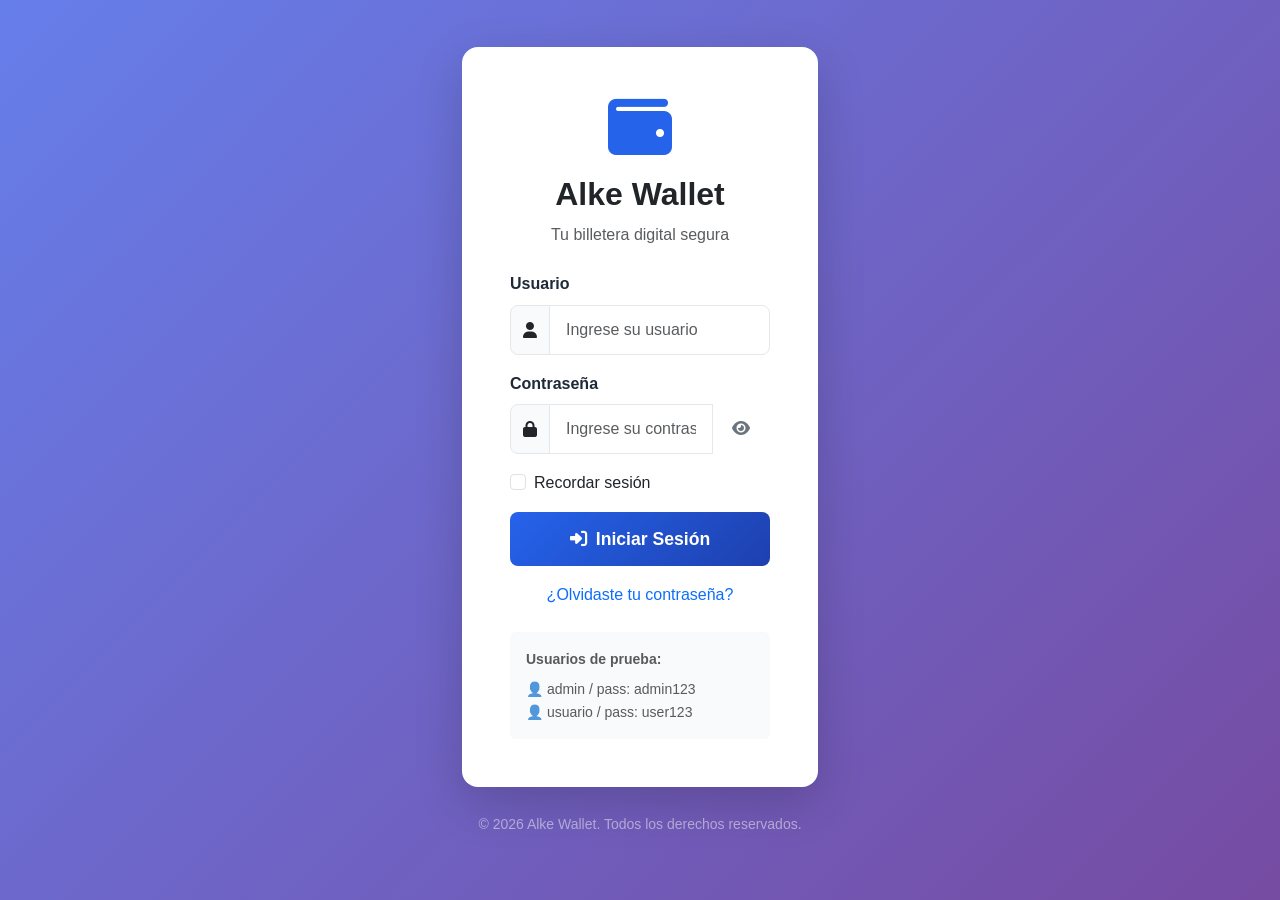
<file: index.html>
<!DOCTYPE html>
<html lang="es">
<head>
    <meta charset="UTF-8">
    <meta name="viewport" content="width=device-width, initial-scale=1.0">
    <title>Alke Wallet</title>
    <script>
        window.location.href = 'login.html';
    </script>
</head>
<body>
    <p>Redirigiendo a la página de inicio de sesion ...</p>
</body>
</html>
</file>
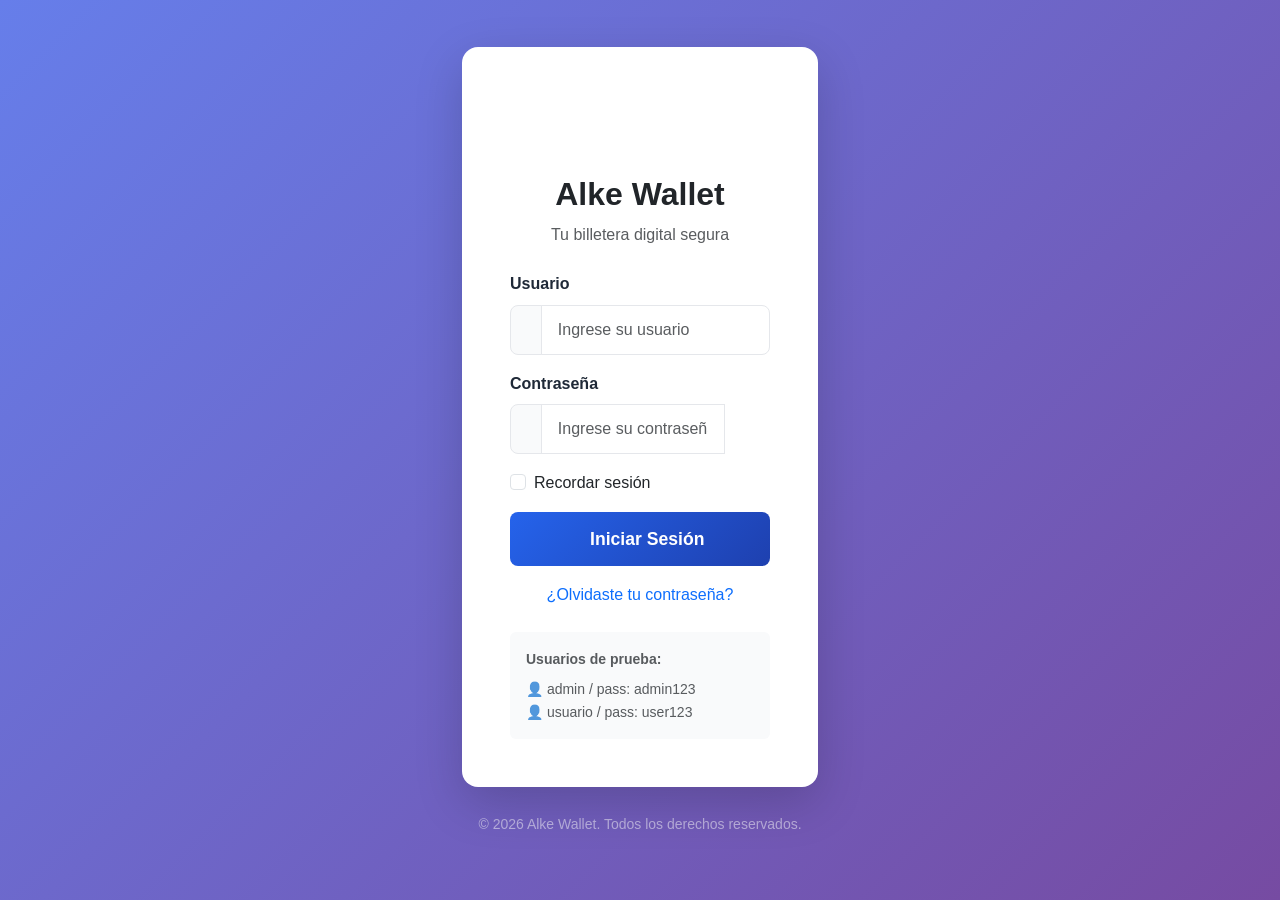
<file: deposit.html>
<!DOCTYPE html>
<html lang="es">
<head>
    <meta charset="UTF-8">
    <meta name="viewport" content="width=device-width, initial-scale=1.0">
    <title>Alke Wallet - Depositar Fondos</title>
    <!-- Bootstrap CSS -->
    <link href="https://cdn.jsdelivr.net/npm/bootstrap@5.3.0/dist/css/bootstrap.min.css" rel="stylesheet">
    <!-- Font Awesome -->
    <link rel="stylesheet" href="https://cdnjs.cloudflare.com/ajax/libs/font-awesome/6.4.0/css/all.min.css">
    <!-- Custom CSS -->
    <link rel="stylesheet" href="css/styles.css">
</head>
<body>
    <!-- Navbar -->
    <nav class="navbar navbar-expand-lg navbar-dark bg-primary">
        <div class="container-fluid">
            <a class="navbar-brand" href="menu.html">
                <i class="fas fa-wallet me-2"></i>Alke Wallet
            </a>
            <button class="navbar-toggler" type="button" data-bs-toggle="collapse" data-bs-target="#navbarNav">
                <span class="navbar-toggler-icon"></span>
            </button>
            <div class="collapse navbar-collapse" id="navbarNav">
                <ul class="navbar-nav ms-auto">
                    <li class="nav-item">
                        <a class="nav-link" href="menu.html">
                            <i class="fas fa-home me-1"></i>Inicio
                        </a>
                    </li>
                    <li class="nav-item">
                        <a class="nav-link" href="transactions.html">
                            <i class="fas fa-history me-1"></i>Movimientos
                        </a>
                    </li>
                    <li class="nav-item">
                        <a class="nav-link" href="#" id="logoutBtn">
                            <i class="fas fa-sign-out-alt me-1"></i>Salir
                        </a>
                    </li>
                </ul>
            </div>
        </div>
    </nav>

    <!-- Main Content -->
    <div class="container mt-5 mb-5">
        <div class="row justify-content-center">
            <div class="col-lg-6">
                <!-- Back Button -->
                <div class="mb-3">
                    <a href="menu.html" class="btn btn-outline-secondary">
                        <i class="fas fa-arrow-left me-2"></i>Volver
                    </a>
                </div>

                <!-- Current Balance Card -->
                <div class="card balance-card text-white shadow-lg mb-4">
                    <div class="card-body p-4">
                        <h6 class="text-white-50 mb-2">Saldo Actual</h6>
                        <h3 class="mb-0" id="currentBalanceDeposit">$0.00</h3>
                    </div>
                </div>

                <!-- Deposit Form Card -->
                <div class="card shadow-lg border-0">
                    <div class="card-header bg-success text-white">
                        <h4 class="mb-0">
                            <i class="fas fa-plus-circle me-2"></i>Depositar Fondos
                        </h4>
                    </div>
                    <div class="card-body p-4">
                        <form id="depositForm">
                            <div class="mb-4">
                                <label for="depositAmount" class="form-label">Monto a Depositar</label>
                                <div class="input-group input-group-lg">
                                    <span class="input-group-text">$</span>
                                    <input type="number" class="form-control" id="depositAmount" 
                                           placeholder="0.00" min="1000" step="1000" required>
                                    <span class="input-group-text">CLP</span>
                                </div>
                                <small class="form-text text-muted">Monto mínimo: $1.000 CLP</small>
                            </div>

                            <!-- Quick Amount Buttons -->
                            <div class="mb-4">
                                <label class="form-label">Montos Rápidos</label>
                                <div class="d-grid gap-2">
                                    <div class="row g-2">
                                        <div class="col-6">
                                            <button type="button" class="btn btn-outline-success w-100 quick-amount" data-amount="10000">
                                                $10.000
                                            </button>
                                        </div>
                                        <div class="col-6">
                                            <button type="button" class="btn btn-outline-success w-100 quick-amount" data-amount="20000">
                                                $20.000
                                            </button>
                                        </div>
                                        <div class="col-6">
                                            <button type="button" class="btn btn-outline-success w-100 quick-amount" data-amount="50000">
                                                $50.000
                                            </button>
                                        </div>
                                        <div class="col-6">
                                            <button type="button" class="btn btn-outline-success w-100 quick-amount" data-amount="100000">
                                                $100.000
                                            </button>
                                        </div>
                                    </div>
                                </div>
                            </div>

                            <div class="mb-4">
                                <label for="depositMethod" class="form-label">Método de Depósito</label>
                                <select class="form-select" id="depositMethod" required>
                                    <option value="">Seleccione un método</option>
                                    <option value="transferencia">Transferencia Bancaria</option>
                                    <option value="tarjeta">Tarjeta de Crédito/Débito</option>
                                    <option value="efectivo">Punto de Pago (Efectivo)</option>
                                </select>
                            </div>

                            <div class="mb-4">
                                <label for="depositDescription" class="form-label">Descripción (Opcional)</label>
                                <textarea class="form-control" id="depositDescription" rows="2" 
                                          placeholder="Agregar una nota sobre este depósito"></textarea>
                            </div>

                            <div class="d-grid gap-2">
                                <button type="submit" class="btn btn-success btn-lg">
                                    <i class="fas fa-check-circle me-2"></i>Realizar Depósito
                                </button>
                            </div>
                        </form>

                        <!-- Success/Error Messages -->
                        <div id="depositMessage" class="mt-3"></div>
                    </div>
                </div>

                <!-- Info Card -->
                <div class="card mt-4 border-info">
                    <div class="card-body">
                        <h6 class="card-title">
                            <i class="fas fa-info-circle text-info me-2"></i>Información Importante
                        </h6>
                        <ul class="mb-0 small">
                            <li>Los depósitos por transferencia pueden demorar hasta 24 horas</li>
                            <li>Depósitos con tarjeta se acreditan inmediatamente</li>
                            <li>No hay comisión por depósitos superiores a $10.000</li>
                            <li>Todos los depósitos están protegidos con encriptación de última generación</li>
                        </ul>
                    </div>
                </div>
            </div>
        </div>
    </div>

    <!-- Success Modal -->
    <div class="modal fade" id="successModal" tabindex="-1">
        <div class="modal-dialog modal-dialog-centered">
            <div class="modal-content">
                <div class="modal-body text-center p-5">
                    <div class="success-icon mb-4">
                        <i class="fas fa-check-circle fa-5x text-success"></i>
                    </div>
                    <h4 class="mb-3">¡Depósito Exitoso!</h4>
                    <p class="text-muted mb-4">Tu depósito ha sido procesado correctamente</p>
                    <div class="mb-3">
                        <strong>Nuevo Saldo:</strong>
                        <h3 class="text-success mb-0" id="newBalanceModal">$0.00</h3>
                    </div>
                    <button type="button" class="btn btn-primary" data-bs-dismiss="modal">Entendido</button>
                    <a href="menu.html" class="btn btn-outline-primary">Volver al Inicio</a>
                </div>
            </div>
        </div>
    </div>

    <!-- Bootstrap JS -->
    <script src="https://cdn.jsdelivr.net/npm/bootstrap@5.3.0/dist/js/bootstrap.bundle.min.js"></script>
    <!-- jQuery -->
    <script src="https://code.jquery.com/jquery-3.7.0.min.js"></script>
    <!-- Custom JS -->
    <script src="js/script.js"></script>
</body>
</html>
</file>
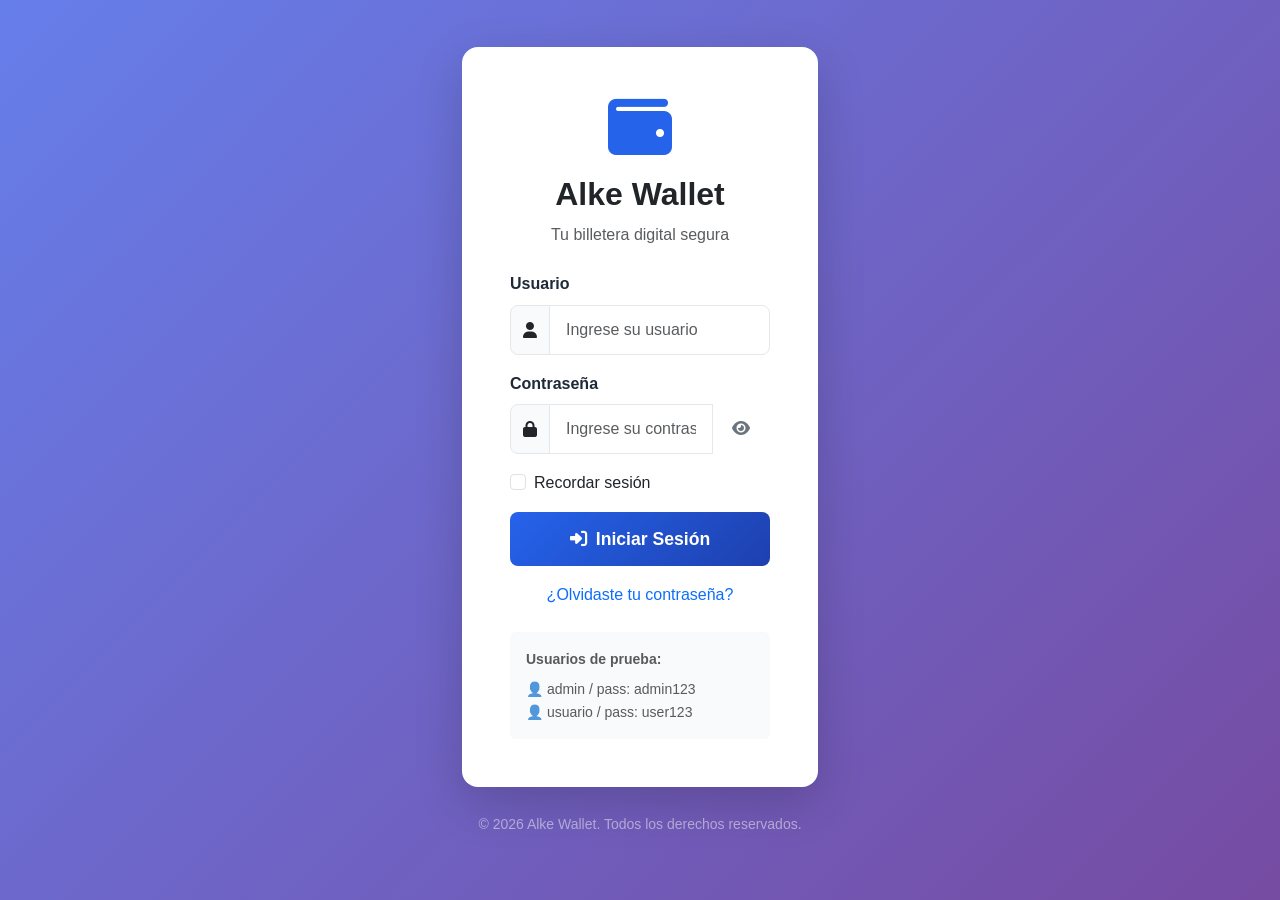
<file: login.html>
<!DOCTYPE html>
<html lang="es">
<head>
    <meta charset="UTF-8">
    <meta name="viewport" content="width=device-width, initial-scale=1.0">
    <title>Alke Wallet - Inicio de Sesión</title>
    <!-- Bootstrap CSS -->
    <link href="https://cdn.jsdelivr.net/npm/bootstrap@5.3.0/dist/css/bootstrap.min.css" rel="stylesheet">
    <!-- Font Awesome -->
    <link rel="stylesheet" href="https://cdnjs.cloudflare.com/ajax/libs/font-awesome/6.4.0/css/all.min.css">
    <!-- Custom CSS -->
    <link rel="stylesheet" href="css/styles.css">
</head>
<body class="login-page">
    <div class="container">
        <div class="row justify-content-center align-items-center min-vh-100">
            <div class="col-md-5 col-lg-4">
                <div class="card shadow-lg border-0 rounded-4">
                    <div class="card-body p-5">
                        <!-- Logo -->
                        <div class="text-center mb-4">
                            <i class="fas fa-wallet fa-4x text-primary mb-3"></i>
                            <h2 class="fw-bold">Alke Wallet</h2>
                            <p class="text-muted">Tu billetera digital segura</p>
                        </div>

                        <!-- Formulario de Login -->
                        <form id="loginForm">
                            <div class="mb-3">
                                <label for="username" class="form-label">Usuario</label>
                                <div class="input-group">
                                    <span class="input-group-text"><i class="fas fa-user"></i></span>
                                    <input type="text" class="form-control" id="username" placeholder="Ingrese su usuario" required>
                                </div>
                            </div>

                            <div class="mb-3">
                                <label for="password" class="form-label">Contraseña</label>
                                <div class="input-group">
                                    <span class="input-group-text"><i class="fas fa-lock"></i></span>
                                    <input type="password" class="form-control" id="password" placeholder="Ingrese su contraseña" required>
                                    <button class="btn btn-outline-secondary" type="button" id="togglePassword">
                                        <i class="fas fa-eye"></i>
                                    </button>
                                </div>
                            </div>

                            <div class="mb-3 form-check">
                                <input type="checkbox" class="form-check-input" id="rememberMe">
                                <label class="form-check-label" for="rememberMe">
                                    Recordar sesión
                                </label>
                            </div>

                            <div class="d-grid mb-3">
                                <button type="submit" class="btn btn-primary btn-lg">
                                    <i class="fas fa-sign-in-alt me-2"></i>Iniciar Sesión
                                </button>
                            </div>

                            <div class="text-center">
                                <a href="#" class="text-decoration-none">¿Olvidaste tu contraseña?</a>
                            </div>
                        </form>

                        <!-- Mensaje de error -->
                        <div id="errorMessage" class="alert alert-danger mt-3 d-none" role="alert">
                            <i class="fas fa-exclamation-circle me-2"></i>
                            <span id="errorText"></span>
                        </div>

                        <!-- Usuarios de prueba -->
                        <div class="mt-4 p-3 bg-light rounded">
                            <small class="text-muted d-block mb-2"><strong>Usuarios de prueba:</strong></small>
                            <small class="text-muted d-block">👤 admin / pass: admin123</small>
                            <small class="text-muted d-block">👤 usuario / pass: user123</small>
                        </div>
                    </div>
                </div>

                <!-- Footer -->
                <div class="text-center mt-4">
                    <p class="text-white-50">
                        <small>&copy; 2026 Alke Wallet. Todos los derechos reservados.</small>
                    </p>
                </div>
            </div>
        </div>
    </div>

    <!-- Bootstrap JS -->
    <script src="https://cdn.jsdelivr.net/npm/bootstrap@5.3.0/dist/js/bootstrap.bundle.min.js"></script>
    <!-- jQuery -->
    <script src="https://code.jquery.com/jquery-3.7.0.min.js"></script>
    <!-- Custom JS -->
    <script src="js/script.js"></script>
</body>
</html>
</file>
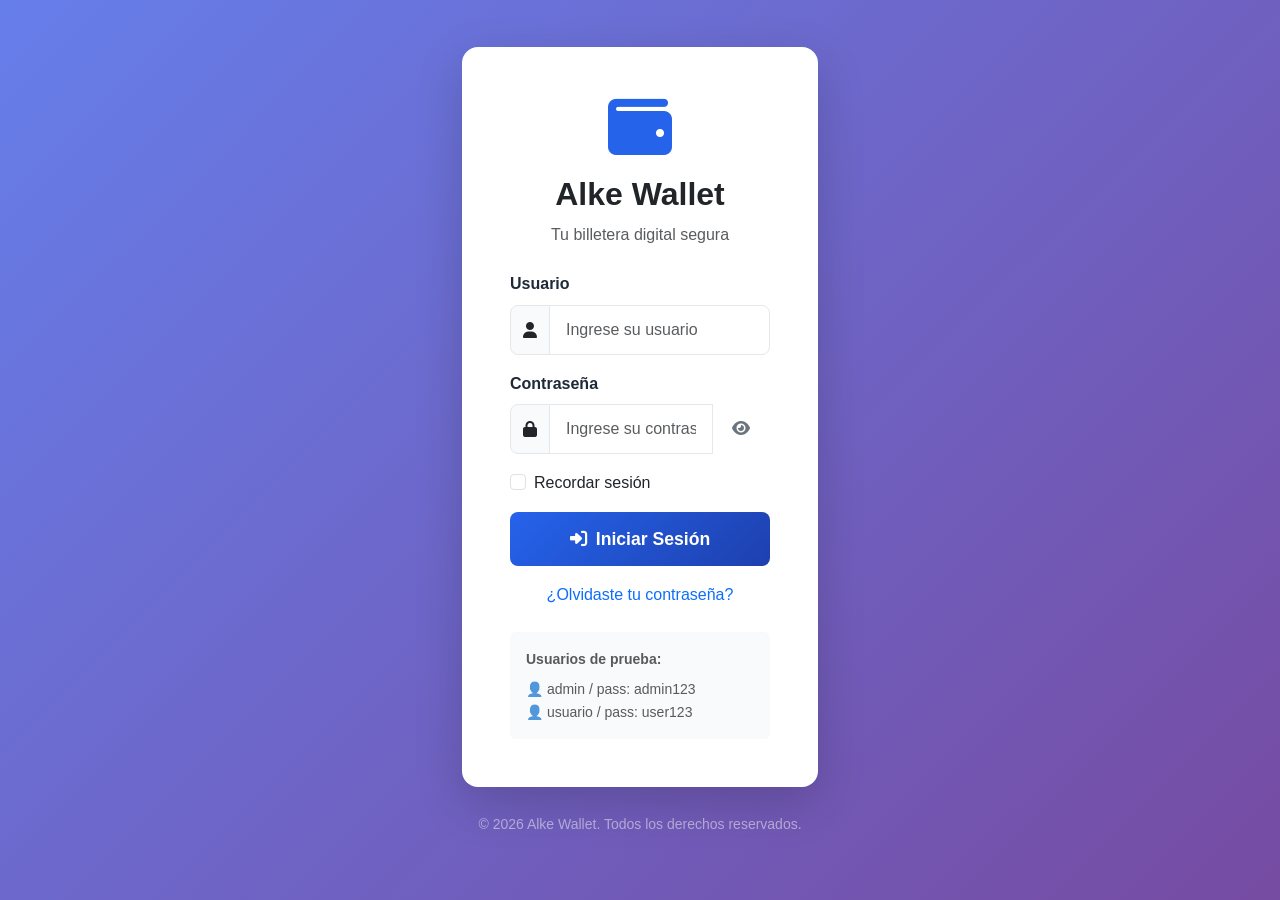
<file: menu.html>
<!DOCTYPE html>
<html lang="es">
<head>
    <meta charset="UTF-8">
    <meta name="viewport" content="width=device-width, initial-scale=1.0">
    <title>Alke Wallet - Panel Principal</title>
    <!-- Bootstrap CSS -->
    <link href="https://cdn.jsdelivr.net/npm/bootstrap@5.3.0/dist/css/bootstrap.min.css" rel="stylesheet">
    <!-- Font Awesome -->
    <link rel="stylesheet" href="https://cdnjs.cloudflare.com/ajax/libs/font-awesome/6.4.0/css/all.min.css">
    <!-- Custom CSS -->
    <link rel="stylesheet" href="css/styles.css">
</head>
<body>
    <!-- Navbar -->
    <nav class="navbar navbar-expand-lg navbar-dark bg-primary">
        <div class="container-fluid">
            <a class="navbar-brand" href="menu.html">
                <i class="fas fa-wallet me-2"></i>Alke Wallet
            </a>
            <button class="navbar-toggler" type="button" data-bs-toggle="collapse" data-bs-target="#navbarNav">
                <span class="navbar-toggler-icon"></span>
            </button>
            <div class="collapse navbar-collapse" id="navbarNav">
                <ul class="navbar-nav ms-auto">
                    <li class="nav-item">
                        <a class="nav-link active" href="menu.html">
                            <i class="fas fa-home me-1"></i>Inicio
                        </a>
                    </li>
                    <li class="nav-item">
                        <a class="nav-link" href="transactions.html">
                            <i class="fas fa-history me-1"></i>Movimientos
                        </a>
                    </li>
                    <li class="nav-item dropdown">
                        <a class="nav-link dropdown-toggle" href="#" id="navbarDropdown" role="button" data-bs-toggle="dropdown">
                            <i class="fas fa-user-circle me-1"></i><span id="navUsername">Usuario</span>
                        </a>
                        <ul class="dropdown-menu dropdown-menu-end">
                            <li><a class="dropdown-item" href="#"><i class="fas fa-cog me-2"></i>Configuración</a></li>
                            <li><a class="dropdown-item" href="#"><i class="fas fa-question-circle me-2"></i>Ayuda</a></li>
                            <li><hr class="dropdown-divider"></li>
                            <li><a class="dropdown-item" href="#" id="logoutBtn"><i class="fas fa-sign-out-alt me-2"></i>Cerrar Sesión</a></li>
                        </ul>
                    </li>
                </ul>
            </div>
        </div>
    </nav>

    <!-- Main Content -->
    <div class="container mt-4">
        <!-- Welcome Message -->
        <div class="row mb-4">
            <div class="col-12">
                <h3 class="welcome-message">¡Bienvenido, <span id="welcomeUsername">Usuario</span>!</h3>
                <p class="text-muted">Gestiona tus finanzas de forma segura y sencilla</p>
            </div>
        </div>

        <!-- Balance Card -->
        <div class="row mb-4">
            <div class="col-12">
                <div class="card balance-card text-white shadow-lg">
                    <div class="card-body p-4">
                        <h5 class="card-title mb-3">
                            <i class="fas fa-wallet me-2"></i>Saldo Disponible
                        </h5>
                        <h2 class="display-4 mb-0" id="currentBalance">$0.00</h2>
                        <small class="text-white-50">CLP - Pesos Chilenos</small>
                    </div>
                </div>
            </div>
        </div>

        <!-- Action Cards -->
        <div class="row g-4 mb-4">
            <div class="col-md-6 col-lg-3">
                <div class="card action-card h-100 shadow-sm hover-shadow">
                    <div class="card-body text-center p-4">
                        <div class="action-icon bg-success bg-opacity-10 mb-3">
                            <i class="fas fa-plus-circle fa-3x text-success"></i>
                        </div>
                        <h5 class="card-title">Depositar</h5>
                        <p class="card-text text-muted">Agregar fondos a tu cuenta</p>
                        <a href="deposit.html" class="btn btn-success stretched-link">
                            <i class="fas fa-arrow-right me-2"></i>Ir
                        </a>
                    </div>
                </div>
            </div>

            <div class="col-md-6 col-lg-3">
                <div class="card action-card h-100 shadow-sm hover-shadow">
                    <div class="card-body text-center p-4">
                        <div class="action-icon bg-primary bg-opacity-10 mb-3">
                            <i class="fas fa-paper-plane fa-3x text-primary"></i>
                        </div>
                        <h5 class="card-title">Enviar Dinero</h5>
                        <p class="card-text text-muted">Transferir a contactos</p>
                        <a href="sendmoney.html" class="btn btn-primary stretched-link">
                            <i class="fas fa-arrow-right me-2"></i>Ir
                        </a>
                    </div>
                </div>
            </div>

            <div class="col-md-6 col-lg-3">
                <div class="card action-card h-100 shadow-sm hover-shadow">
                    <div class="card-body text-center p-4">
                        <div class="action-icon bg-info bg-opacity-10 mb-3">
                            <i class="fas fa-history fa-3x text-info"></i>
                        </div>
                        <h5 class="card-title">Movimientos</h5>
                        <p class="card-text text-muted">Ver historial completo</p>
                        <a href="transactions.html" class="btn btn-info stretched-link">
                            <i class="fas fa-arrow-right me-2"></i>Ir
                        </a>
                    </div>
                </div>
            </div>

            <div class="col-md-6 col-lg-3">
                <div class="card action-card h-100 shadow-sm hover-shadow">
                    <div class="card-body text-center p-4">
                        <div class="action-icon bg-warning bg-opacity-10 mb-3">
                            <i class="fas fa-chart-line fa-3x text-warning"></i>
                        </div>
                        <h5 class="card-title">Estadísticas</h5>
                        <p class="card-text text-muted">Análisis de gastos</p>
                        <a href="#" class="btn btn-warning stretched-link" onclick="alert('Función próximamente'); return false;">
                            <i class="fas fa-arrow-right me-2"></i>Ir
                        </a>
                    </div>
                </div>
            </div>
        </div>

        <!-- Recent Transactions -->
        <div class="row">
            <div class="col-12">
                <div class="card shadow-sm">
                    <div class="card-header bg-white">
                        <h5 class="mb-0">
                            <i class="fas fa-clock me-2"></i>Últimos Movimientos
                        </h5>
                    </div>
                    <div class="card-body">
                        <div id="recentTransactions">
                            <div class="text-center text-muted py-4">
                                <i class="fas fa-inbox fa-3x mb-3 opacity-50"></i>
                                <p>No hay transacciones recientes</p>
                                <a href="deposit.html" class="btn btn-sm btn-primary">Realizar primer depósito</a>
                            </div>
                        </div>
                        <div class="text-center mt-3">
                            <a href="transactions.html" class="btn btn-outline-primary">
                                Ver todos los movimientos <i class="fas fa-arrow-right ms-2"></i>
                            </a>
                        </div>
                    </div>
                </div>
            </div>
        </div>
    </div>

    <!-- Footer -->
    <footer class="mt-5 py-4 bg-light">
        <div class="container text-center">
            <p class="text-muted mb-0">
                <small>&copy; 2026 Alke Wallet. Plataforma segura para tus finanzas digitales.</small>
            </p>
        </div>
    </footer>

    <!-- Bootstrap JS -->
    <script src="https://cdn.jsdelivr.net/npm/bootstrap@5.3.0/dist/js/bootstrap.bundle.min.js"></script>
    <!-- jQuery -->
    <script src="https://code.jquery.com/jquery-3.7.0.min.js"></script>
    <!-- Custom JS -->
    <script src="js/script.js"></script>
</body>
</html>
</file>
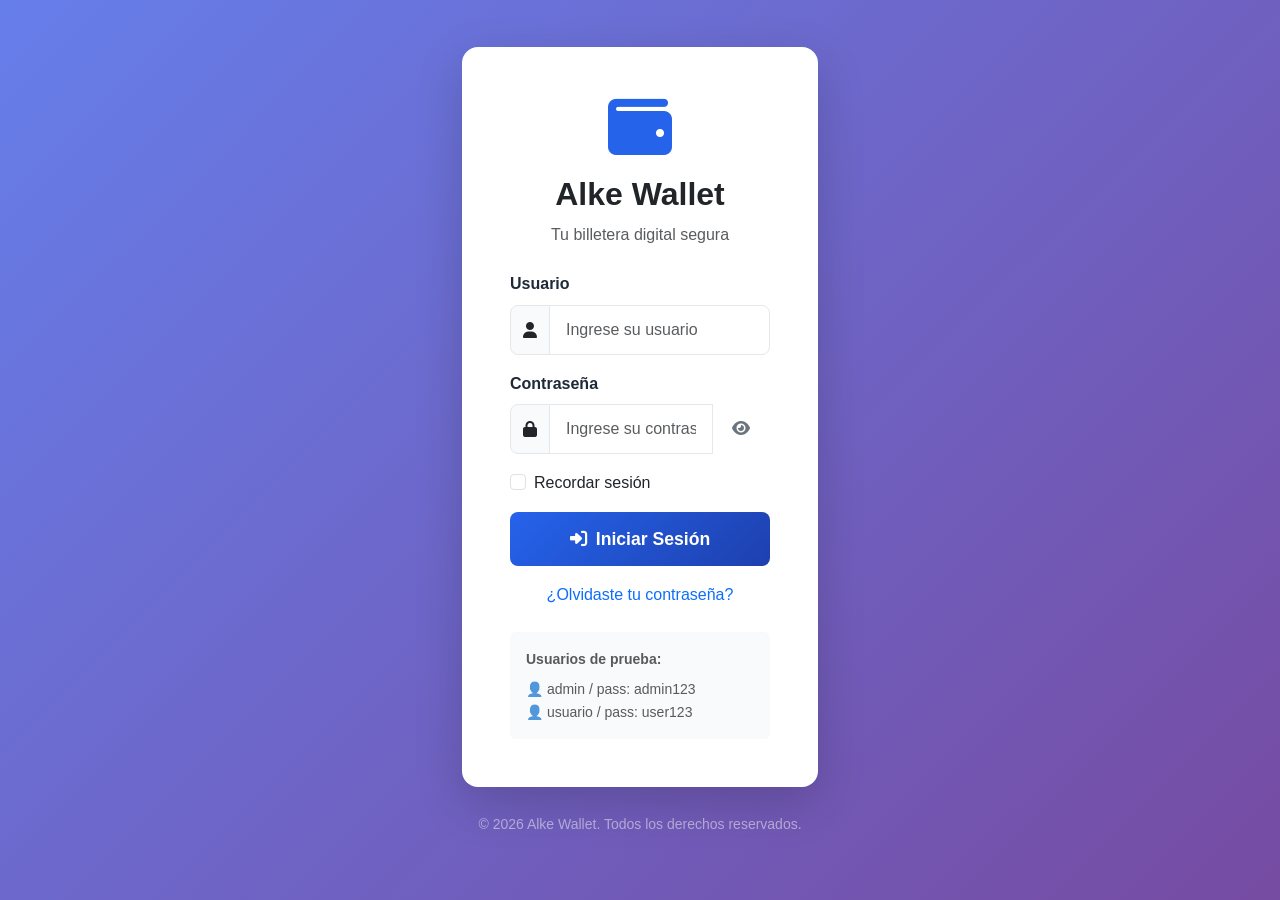
<file: transactions.html>
<!DOCTYPE html>
<html lang="es">
<head>
    <meta charset="UTF-8">
    <meta name="viewport" content="width=device-width, initial-scale=1.0">
    <title>Alke Wallet - Historial de Transacciones</title>
    <!-- Bootstrap CSS -->
    <link href="https://cdn.jsdelivr.net/npm/bootstrap@5.3.0/dist/css/bootstrap.min.css" rel="stylesheet">
    <!-- Font Awesome -->
    <link rel="stylesheet" href="https://cdnjs.cloudflare.com/ajax/libs/font-awesome/6.4.0/css/all.min.css">
    <!-- Custom CSS -->
    <link rel="stylesheet" href="css/styles.css">
</head>
<body>
    <!-- Navbar -->
    <nav class="navbar navbar-expand-lg navbar-dark bg-primary">
        <div class="container-fluid">
            <a class="navbar-brand" href="menu.html">
                <i class="fas fa-wallet me-2"></i>Alke Wallet
            </a>
            <button class="navbar-toggler" type="button" data-bs-toggle="collapse" data-bs-target="#navbarNav">
                <span class="navbar-toggler-icon"></span>
            </button>
            <div class="collapse navbar-collapse" id="navbarNav">
                <ul class="navbar-nav ms-auto">
                    <li class="nav-item">
                        <a class="nav-link" href="menu.html">
                            <i class="fas fa-home me-1"></i>Inicio
                        </a>
                    </li>
                    <li class="nav-item">
                        <a class="nav-link active" href="transactions.html">
                            <i class="fas fa-history me-1"></i>Movimientos
                        </a>
                    </li>
                    <li class="nav-item">
                        <a class="nav-link" href="#" id="logoutBtn">
                            <i class="fas fa-sign-out-alt me-1"></i>Salir
                        </a>
                    </li>
                </ul>
            </div>
        </div>
    </nav>

    <!-- Main Content -->
    <div class="container mt-5 mb-5">
        <div class="row">
            <div class="col-12 mb-3">
                <a href="menu.html" class="btn btn-outline-secondary">
                    <i class="fas fa-arrow-left me-2"></i>Volver
                </a>
            </div>

            <!-- Summary Cards -->
            <div class="col-md-4 mb-4">
                <div class="card shadow">
                    <div class="card-body">
                        <div class="d-flex justify-content-between align-items-center">
                            <div>
                                <h6 class="text-muted mb-1">Saldo Actual</h6>
                                <h4 class="mb-0" id="balanceDisplay">$0.00</h4>
                            </div>
                            <div class="icon-circle bg-primary bg-opacity-10">
                                <i class="fas fa-wallet fa-2x text-primary"></i>
                            </div>
                        </div>
                    </div>
                </div>
            </div>

            <div class="col-md-4 mb-4">
                <div class="card shadow">
                    <div class="card-body">
                        <div class="d-flex justify-content-between align-items-center">
                            <div>
                                <h6 class="text-muted mb-1">Ingresos del Mes</h6>
                                <h4 class="mb-0 text-success" id="monthlyIncome">$0.00</h4>
                            </div>
                            <div class="icon-circle bg-success bg-opacity-10">
                                <i class="fas fa-arrow-down fa-2x text-success"></i>
                            </div>
                        </div>
                    </div>
                </div>
            </div>

            <div class="col-md-4 mb-4">
                <div class="card shadow">
                    <div class="card-body">
                        <div class="d-flex justify-content-between align-items-center">
                            <div>
                                <h6 class="text-muted mb-1">Egresos del Mes</h6>
                                <h4 class="mb-0 text-danger" id="monthlyExpenses">$0.00</h4>
                            </div>
                            <div class="icon-circle bg-danger bg-opacity-10">
                                <i class="fas fa-arrow-up fa-2x text-danger"></i>
                            </div>
                        </div>
                    </div>
                </div>
            </div>
        </div>

        <!-- Filters and Search -->
        <div class="row mb-4">
            <div class="col-12">
                <div class="card shadow">
                    <div class="card-body">
                        <div class="row g-3">
                            <div class="col-md-4">
                                <label class="form-label">Buscar</label>
                                <input type="text" class="form-control" id="searchTransaction" 
                                       placeholder="Buscar por descripción...">
                            </div>
                            <div class="col-md-3">
                                <label class="form-label">Tipo</label>
                                <select class="form-select" id="filterType">
                                    <option value="">Todos</option>
                                    <option value="deposit">Depósitos</option>
                                    <option value="send">Envíos</option>
                                    <option value="receive">Recepciones</option>
                                </select>
                            </div>
                            <div class="col-md-3">
                                <label class="form-label">Período</label>
                                <select class="form-select" id="filterPeriod">
                                    <option value="all">Todo el historial</option>
                                    <option value="today">Hoy</option>
                                    <option value="week">Esta semana</option>
                                    <option value="month" selected>Este mes</option>
                                    <option value="year">Este año</option>
                                </select>
                            </div>
                            <div class="col-md-2">
                                <label class="form-label">&nbsp;</label>
                                <button class="btn btn-outline-secondary w-100" id="clearFilters">
                                    <i class="fas fa-times me-2"></i>Limpiar
                                </button>
                            </div>
                        </div>
                    </div>
                </div>
            </div>
        </div>

        <!-- Transactions List -->
        <div class="row">
            <div class="col-12">
                <div class="card shadow">
                    <div class="card-header bg-white d-flex justify-content-between align-items-center">
                        <h5 class="mb-0">
                            <i class="fas fa-list me-2"></i>Historial de Transacciones
                        </h5>
                        <div>
                            <button class="btn btn-sm btn-outline-primary" id="exportBtn">
                                <i class="fas fa-download me-2"></i>Exportar
                            </button>
                        </div>
                    </div>
                    <div class="card-body p-0">
                        <div class="table-responsive">
                            <table class="table table-hover mb-0">
                                <thead class="table-light">
                                    <tr>
                                        <th>Fecha</th>
                                        <th>Tipo</th>
                                        <th>Descripción</th>
                                        <th>Destinatario/Origen</th>
                                        <th class="text-end">Monto</th>
                                        <th class="text-end">Saldo</th>
                                    </tr>
                                </thead>
                                <tbody id="transactionsTableBody">
                                    <!-- Transactions will be loaded here -->
                                </tbody>
                            </table>
                        </div>

                        <!-- Empty State -->
                        <div id="emptyState" class="text-center py-5 d-none">
                            <i class="fas fa-inbox fa-4x text-muted mb-3"></i>
                            <h5 class="text-muted">No hay transacciones para mostrar</h5>
                            <p class="text-muted">Comienza realizando tu primer depósito o transferencia</p>
                            <a href="deposit.html" class="btn btn-primary">
                                <i class="fas fa-plus me-2"></i>Hacer Depósito
                            </a>
                        </div>

                        <!-- Loading State -->
                        <div id="loadingState" class="text-center py-5">
                            <div class="spinner-border text-primary" role="status">
                                <span class="visually-hidden">Cargando...</span>
                            </div>
                            <p class="text-muted mt-3">Cargando transacciones...</p>
                        </div>
                    </div>

                    <!-- Pagination -->
                    <div class="card-footer bg-white" id="paginationContainer">
                        <nav>
                            <ul class="pagination justify-content-center mb-0" id="pagination">
                                <!-- Pagination will be generated here -->
                            </ul>
                        </nav>
                    </div>
                </div>
            </div>
        </div>
    </div>

    <!-- Transaction Detail Modal -->
    <div class="modal fade" id="transactionDetailModal" tabindex="-1">
        <div class="modal-dialog">
            <div class="modal-content">
                <div class="modal-header">
                    <h5 class="modal-title">
                        <i class="fas fa-receipt me-2"></i>Detalle de Transacción
                    </h5>
                    <button type="button" class="btn-close" data-bs-dismiss="modal"></button>
                </div>
                <div class="modal-body">
                    <div class="row">
                        <div class="col-6 mb-3">
                            <small class="text-muted">Fecha y Hora</small>
                            <div id="detailDate"></div>
                        </div>
                        <div class="col-6 mb-3">
                            <small class="text-muted">ID de Transacción</small>
                            <div id="detailId" class="small"></div>
                        </div>
                        <div class="col-12 mb-3">
                            <small class="text-muted">Tipo</small>
                            <div id="detailType"></div>
                        </div>
                        <div class="col-12 mb-3">
                            <small class="text-muted">Monto</small>
                            <h4 id="detailAmount"></h4>
                        </div>
                        <div class="col-12 mb-3">
                            <small class="text-muted">Descripción</small>
                            <div id="detailDescription"></div>
                        </div>
                        <div class="col-12 mb-3">
                            <small class="text-muted">Estado</small>
                            <div>
                                <span class="badge bg-success">Completada</span>
                            </div>
                        </div>
                    </div>
                </div>
                <div class="modal-footer">
                    <button type="button" class="btn btn-secondary" data-bs-dismiss="modal">Cerrar</button>
                </div>
            </div>
        </div>
    </div>

    <!-- Bootstrap JS -->
    <script src="https://cdn.jsdelivr.net/npm/bootstrap@5.3.0/dist/js/bootstrap.bundle.min.js"></script>
    <!-- jQuery -->
    <script src="https://code.jquery.com/jquery-3.7.0.min.js"></script>
    <!-- Custom JS -->
    <script src="js/script.js"></script>
</body>
</html>
</file>
<file: css/styles.css>
/* ========================================
   ALKE WALLET - ESTILOS PERSONALIZADOS
   ======================================== */

/* Variables de Color - Paleta Fintech */
:root {
    --primary-color: #2563eb;
    --primary-dark: #1e40af;
    --primary-light: #3b82f6;
    --secondary-color: #10b981;
    --accent-color: #f59e0b;
    --danger-color: #ef4444;
    --success-color: #10b981;
    --info-color: #06b6d4;
    --warning-color: #f59e0b;
    
    --text-dark: #1f2937;
    --text-muted: #6b7280;
    --text-light: #9ca3af;
    
    --bg-light: #f9fafb;
    --bg-white: #ffffff;
    --border-color: #e5e7eb;
    
    --shadow-sm: 0 1px 2px 0 rgba(0, 0, 0, 0.05);
    --shadow-md: 0 4px 6px -1px rgba(0, 0, 0, 0.1);
    --shadow-lg: 0 10px 15px -3px rgba(0, 0, 0, 0.1);
    --shadow-xl: 0 20px 25px -5px rgba(0, 0, 0, 0.1);
}

/* Reset y Configuración Base */
* {
    margin: 0;
    padding: 0;
    box-sizing: border-box;
}

body {
    font-family: 'Inter', -apple-system, BlinkMacSystemFont, 'Segoe UI', Roboto, 'Helvetica Neue', Arial, sans-serif;
    background-color: var(--bg-light);
    color: var(--text-dark);
    line-height: 1.6;
}

/* ========================================
   LOGIN PAGE
   ======================================== */
.login-page {
    background: linear-gradient(135deg, #667eea 0%, #764ba2 100%);
    min-height: 100vh;
}

.login-page .card {
    border-radius: 20px;
    overflow: hidden;
}

/* ========================================
   NAVBAR
   ======================================== */
.navbar {
    box-shadow: var(--shadow-md);
}

.navbar-brand {
    font-weight: 700;
    font-size: 1.5rem;
}

.navbar-dark .navbar-nav .nav-link {
    color: rgba(255, 255, 255, 0.9);
    transition: color 0.3s ease;
}

.navbar-dark .navbar-nav .nav-link:hover,
.navbar-dark .navbar-nav .nav-link.active {
    color: #ffffff;
}

/* ========================================
   CARDS
   ======================================== */
.card {
    border: none;
    border-radius: 12px;
    transition: all 0.3s ease;
}

.card-header {
    border-bottom: 1px solid var(--border-color);
    background-color: var(--bg-white);
    padding: 1rem 1.5rem;
    font-weight: 600;
}

/* Balance Card */
.balance-card {
    background: linear-gradient(135deg, var(--primary-color) 0%, var(--primary-dark) 100%);
    border-radius: 16px;
    position: relative;
    overflow: hidden;
}

.balance-card::before {
    content: '';
    position: absolute;
    top: -50%;
    right: -50%;
    width: 200%;
    height: 200%;
    background: radial-gradient(circle, rgba(255, 255, 255, 0.1) 0%, transparent 70%);
    pointer-events: none;
}

/* Action Cards */
.action-card {
    border: 1px solid var(--border-color);
    border-radius: 12px;
    transition: all 0.3s ease;
    cursor: pointer;
}

.action-card:hover {
    transform: translateY(-5px);
    box-shadow: var(--shadow-lg);
}

.action-card .action-icon {
    width: 80px;
    height: 80px;
    border-radius: 50%;
    display: flex;
    align-items: center;
    justify-content: center;
    margin: 0 auto;
}

.hover-shadow {
    transition: box-shadow 0.3s ease;
}

.hover-shadow:hover {
    box-shadow: var(--shadow-xl);
}

/* Icon Circle */
.icon-circle {
    width: 60px;
    height: 60px;
    border-radius: 50%;
    display: flex;
    align-items: center;
    justify-content: center;
}

/* ========================================
   FORMS
   ======================================== */
.form-control,
.form-select {
    border-radius: 8px;
    border: 1px solid var(--border-color);
    padding: 0.75rem 1rem;
    transition: all 0.3s ease;
}

.form-control:focus,
.form-select:focus {
    border-color: var(--primary-color);
    box-shadow: 0 0 0 0.2rem rgba(37, 99, 235, 0.15);
}

.input-group-text {
    background-color: var(--bg-light);
    border: 1px solid var(--border-color);
    border-radius: 8px;
}

.form-label {
    font-weight: 600;
    color: var(--text-dark);
    margin-bottom: 0.5rem;
}

/* ========================================
   BUTTONS
   ======================================== */
.btn {
    border-radius: 8px;
    padding: 0.625rem 1.25rem;
    font-weight: 600;
    transition: all 0.3s ease;
    border: none;
}

.btn-primary {
    background: linear-gradient(135deg, var(--primary-color) 0%, var(--primary-dark) 100%);
    color: white;
}

.btn-primary:hover {
    background: linear-gradient(135deg, var(--primary-dark) 0%, #1e3a8a 100%);
    transform: translateY(-2px);
    box-shadow: var(--shadow-md);
}

.btn-success {
    background-color: var(--success-color);
}

.btn-success:hover {
    background-color: #059669;
    transform: translateY(-2px);
}

.btn-lg {
    padding: 0.875rem 1.5rem;
    font-size: 1.1rem;
}

.btn-sm {
    padding: 0.375rem 0.75rem;
    font-size: 0.875rem;
}

/* Quick Amount Buttons */
.quick-amount {
    font-weight: 600;
    padding: 0.75rem;
}

/* ========================================
   TABLES
   ======================================== */
.table {
    margin-bottom: 0;
}

.table thead th {
    background-color: var(--bg-light);
    color: var(--text-dark);
    font-weight: 600;
    border-bottom: 2px solid var(--border-color);
    padding: 1rem;
}

.table tbody tr {
    transition: background-color 0.2s ease;
}

.table tbody tr:hover {
    background-color: rgba(37, 99, 235, 0.05);
    cursor: pointer;
}

.table td {
    vertical-align: middle;
    padding: 1rem;
}

.table-responsive {
    border-radius: 12px;
}

/* ========================================
   TRANSACTION LIST
   ======================================== */
.transaction-item {
    border-bottom: 1px solid var(--border-color);
    padding: 1rem;
    transition: background-color 0.2s ease;
}

.transaction-item:last-child {
    border-bottom: none;
}

.transaction-item:hover {
    background-color: var(--bg-light);
}

.transaction-icon {
    width: 40px;
    height: 40px;
    border-radius: 50%;
    display: flex;
    align-items: center;
    justify-content: center;
    font-size: 1.2rem;
}

.transaction-icon.deposit {
    background-color: rgba(16, 185, 129, 0.1);
    color: var(--success-color);
}

.transaction-icon.send {
    background-color: rgba(239, 68, 68, 0.1);
    color: var(--danger-color);
}

.transaction-icon.receive {
    background-color: rgba(6, 182, 212, 0.1);
    color: var(--info-color);
}

/* ========================================
   CONTACTS LIST
   ======================================== */
.list-group-item {
    border-left: none;
    border-right: none;
    padding: 1rem 1.5rem;
    transition: all 0.2s ease;
}

.list-group-item:first-child {
    border-top: none;
}

.list-group-item:last-child {
    border-bottom: none;
}

.list-group-item:hover {
    background-color: var(--bg-light);
    cursor: pointer;
}

.contact-avatar {
    width: 40px;
    height: 40px;
    border-radius: 50%;
    background: linear-gradient(135deg, var(--primary-color) 0%, var(--primary-dark) 100%);
    color: white;
    display: flex;
    align-items: center;
    justify-content: center;
    font-weight: 700;
    font-size: 1.1rem;
}

/* ========================================
   BADGES
   ======================================== */
.badge {
    padding: 0.5rem 0.75rem;
    border-radius: 6px;
    font-weight: 600;
    font-size: 0.75rem;
}

/* ========================================
   ALERTS
   ======================================== */
.alert {
    border-radius: 12px;
    border: none;
    padding: 1rem 1.25rem;
}

.alert-success {
    background-color: rgba(16, 185, 129, 0.1);
    color: #065f46;
}

.alert-danger {
    background-color: rgba(239, 68, 68, 0.1);
    color: #991b1b;
}

.alert-info {
    background-color: rgba(6, 182, 212, 0.1);
    color: #155e75;
}

/* ========================================
   MODALS
   ======================================== */
.modal-content {
    border-radius: 16px;
    border: none;
    box-shadow: var(--shadow-xl);
}

.modal-header {
    border-bottom: 1px solid var(--border-color);
    padding: 1.5rem;
}

.modal-body {
    padding: 1.5rem;
}

.modal-footer {
    border-top: 1px solid var(--border-color);
    padding: 1.5rem;
}

.success-icon {
    animation: scaleIn 0.5s ease;
}

@keyframes scaleIn {
    0% {
        transform: scale(0);
        opacity: 0;
    }
    50% {
        transform: scale(1.1);
    }
    100% {
        transform: scale(1);
        opacity: 1;
    }
}

/* ========================================
   UTILITIES
   ======================================== */
.welcome-message {
    font-weight: 700;
    color: var(--text-dark);
}

.text-primary {
    color: var(--primary-color) !important;
}

.text-success {
    color: var(--success-color) !important;
}

.text-danger {
    color: var(--danger-color) !important;
}

.text-info {
    color: var(--info-color) !important;
}

.text-warning {
    color: var(--warning-color) !important;
}

.bg-primary {
    background-color: var(--primary-color) !important;
}

.bg-success {
    background-color: var(--success-color) !important;
}

.bg-light {
    background-color: var(--bg-light) !important;
}

/* ========================================
   PAGINATION
   ======================================== */
.pagination {
    margin-bottom: 0;
}

.page-link {
    color: var(--primary-color);
    border: 1px solid var(--border-color);
    border-radius: 8px;
    margin: 0 0.25rem;
}

.page-link:hover {
    background-color: var(--bg-light);
    color: var(--primary-dark);
}

.page-item.active .page-link {
    background-color: var(--primary-color);
    border-color: var(--primary-color);
}

/* ========================================
   LOADING STATES
   ======================================== */
.spinner-border {
    width: 3rem;
    height: 3rem;
}

/* ========================================
   RESPONSIVE DESIGN
   ======================================== */
@media (max-width: 768px) {
    .navbar-brand {
        font-size: 1.25rem;
    }
    
    .action-card .action-icon {
        width: 60px;
        height: 60px;
    }
    
    .action-card .action-icon i {
        font-size: 2rem;
    }
    
    .card-body {
        padding: 1rem;
    }
    
    .table {
        font-size: 0.875rem;
    }
    
    .display-4 {
        font-size: 2rem;
    }
}

@media (max-width: 576px) {
    .container {
        padding-left: 1rem;
        padding-right: 1rem;
    }
    
    .btn-lg {
        padding: 0.75rem 1rem;
        font-size: 1rem;
    }
}

/* ========================================
   ANIMATIONS
   ======================================== */
@keyframes fadeIn {
    from {
        opacity: 0;
        transform: translateY(20px);
    }
    to {
        opacity: 1;
        transform: translateY(0);
    }
}

.fade-in {
    animation: fadeIn 0.5s ease;
}

/* ========================================
   SCROLLBAR CUSTOM
   ======================================== */
::-webkit-scrollbar {
    width: 8px;
}

::-webkit-scrollbar-track {
    background: var(--bg-light);
}

::-webkit-scrollbar-thumb {
    background: var(--border-color);
    border-radius: 4px;
}

::-webkit-scrollbar-thumb:hover {
    background: var(--text-light);
}

/* ========================================
   PRINT STYLES
   ======================================== */
@media print {
    .navbar,
    .btn,
    .modal,
    footer {
        display: none !important;
    }
    
    body {
        background-color: white;
    }
    
    .card {
        box-shadow: none;
        border: 1px solid #000;
    }
}
</file>
